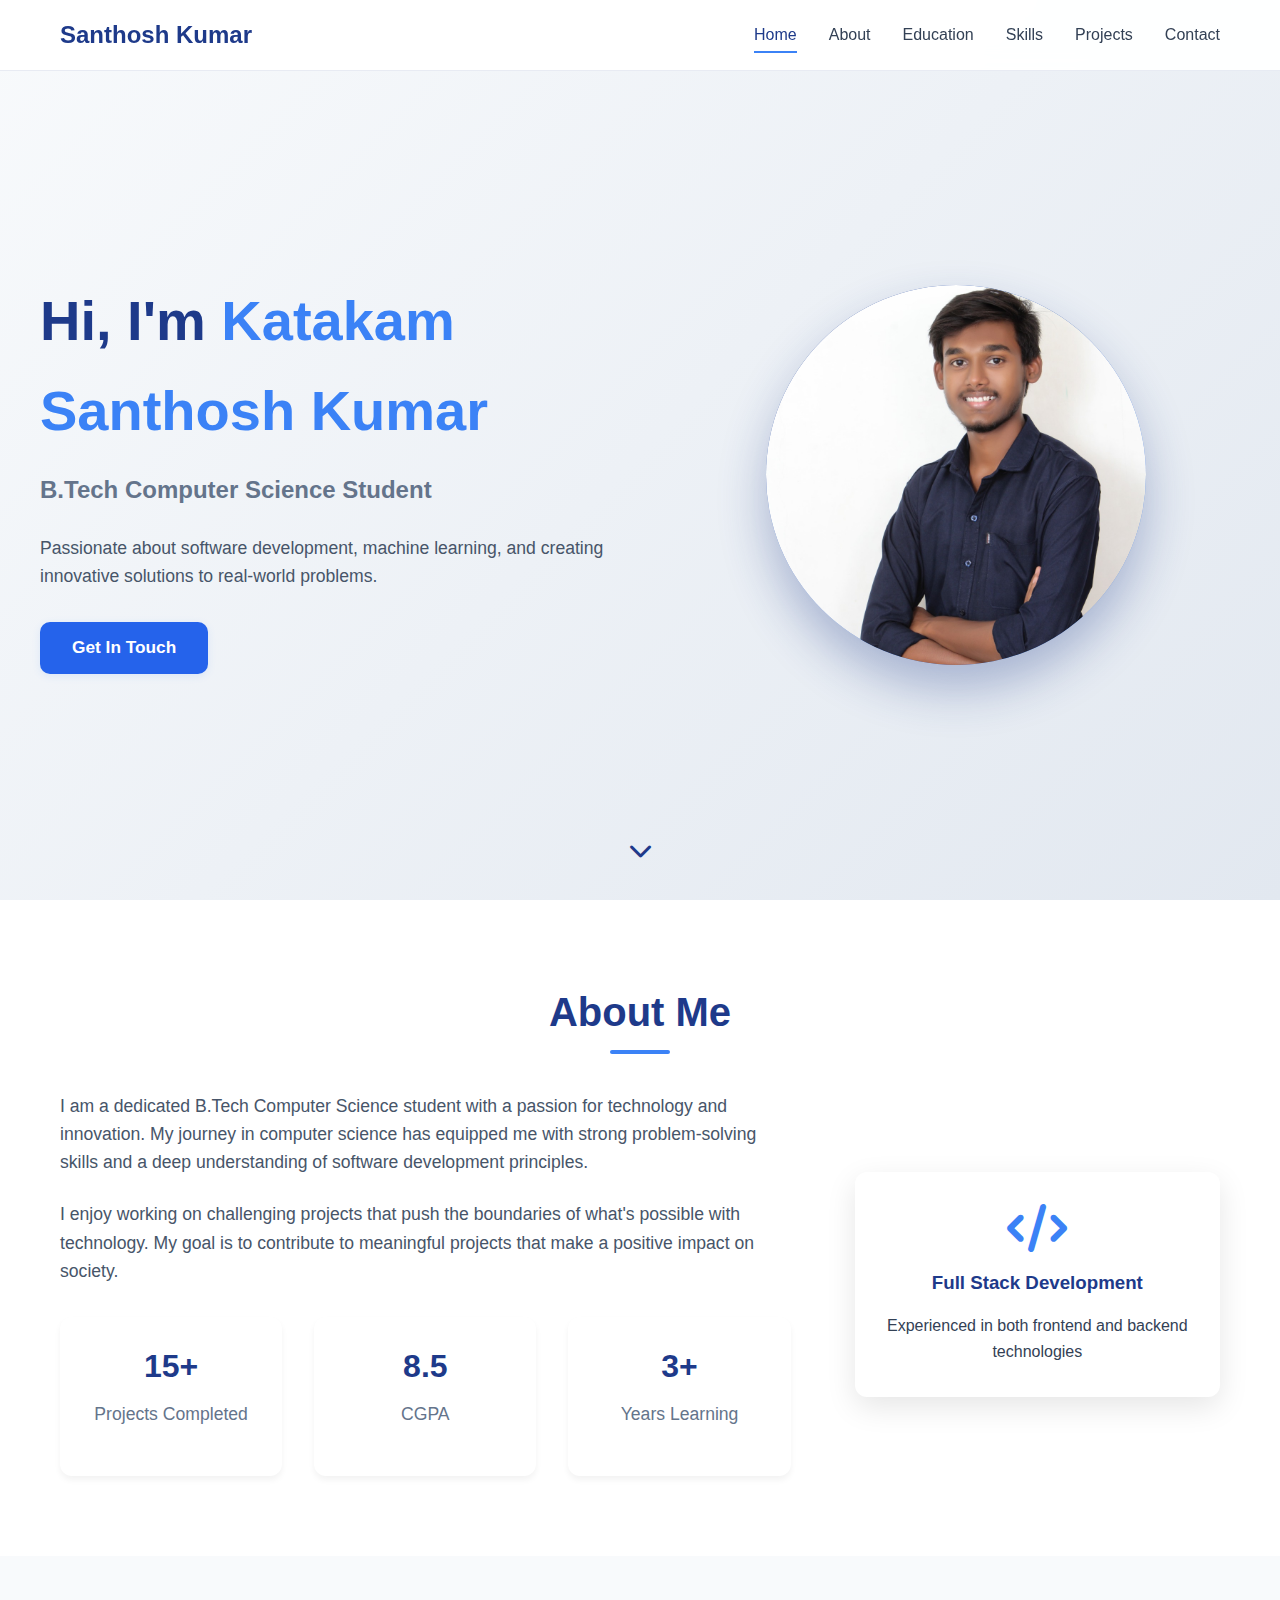
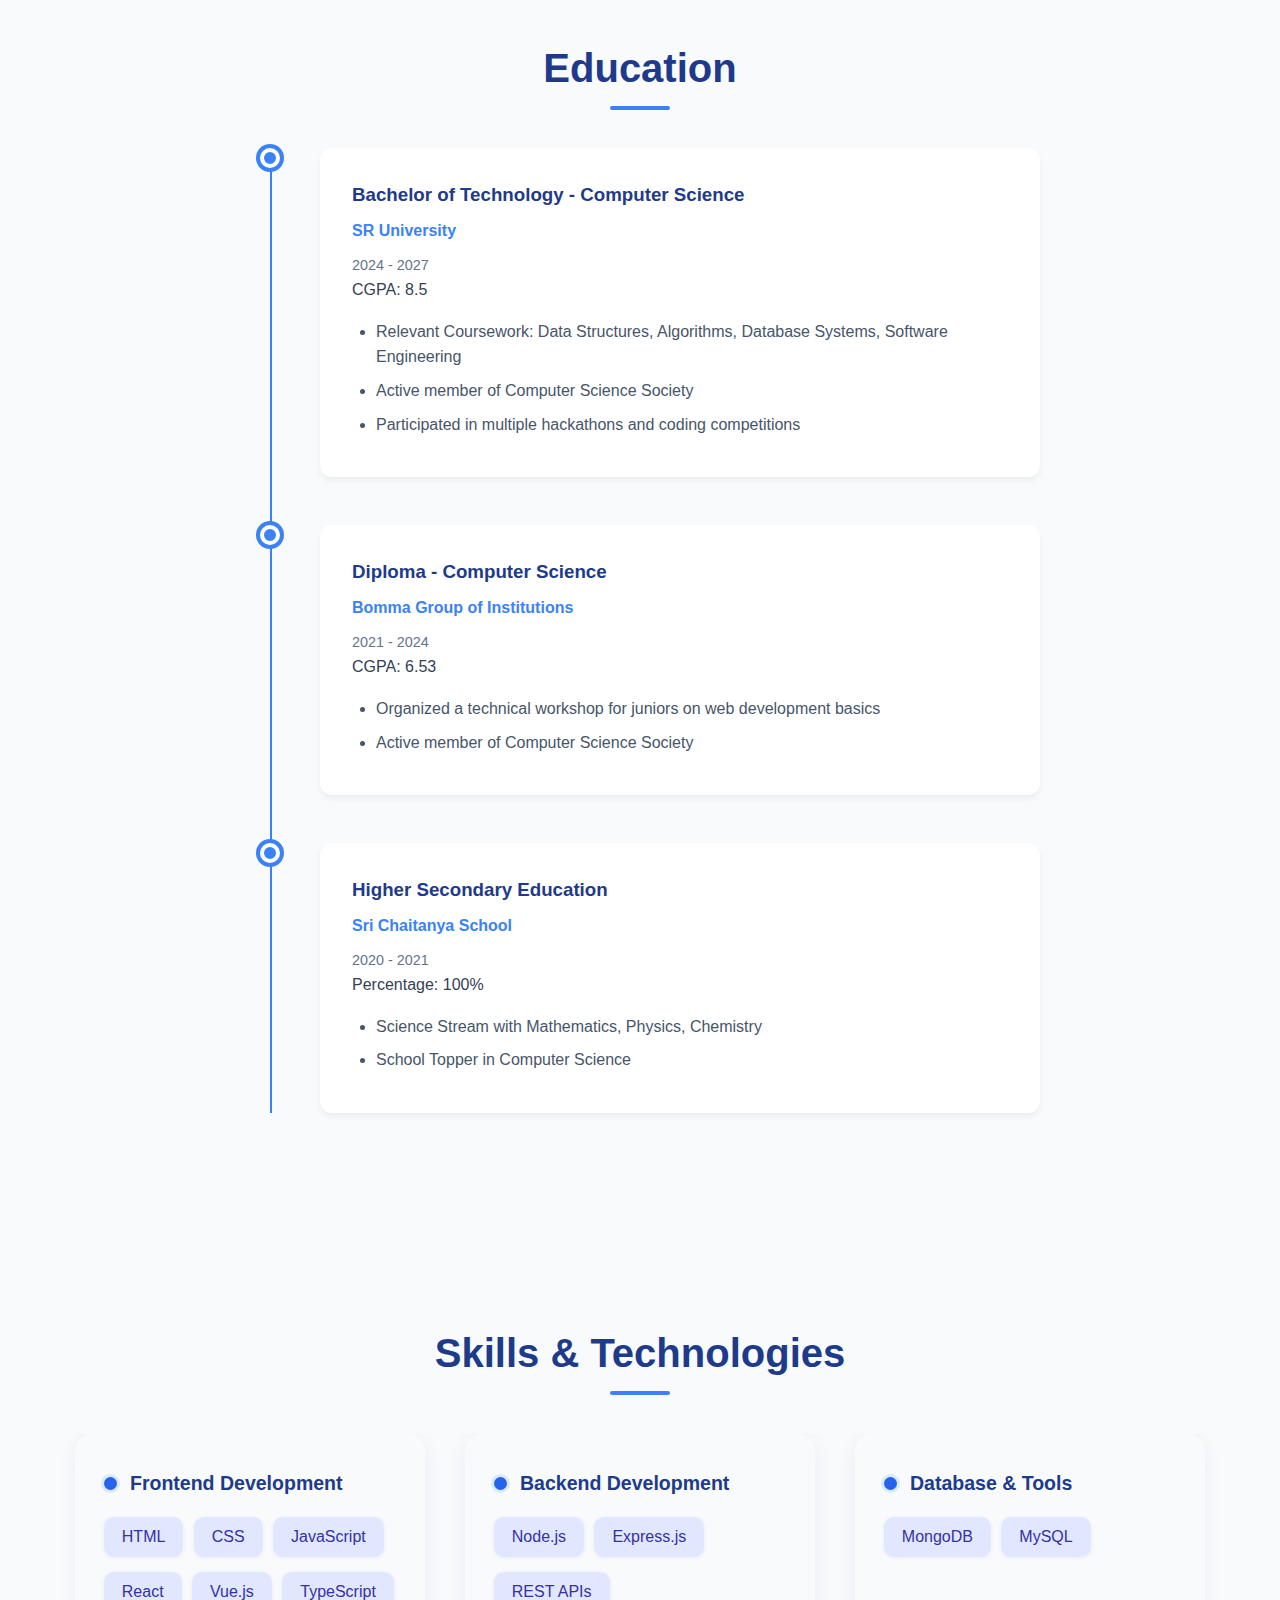
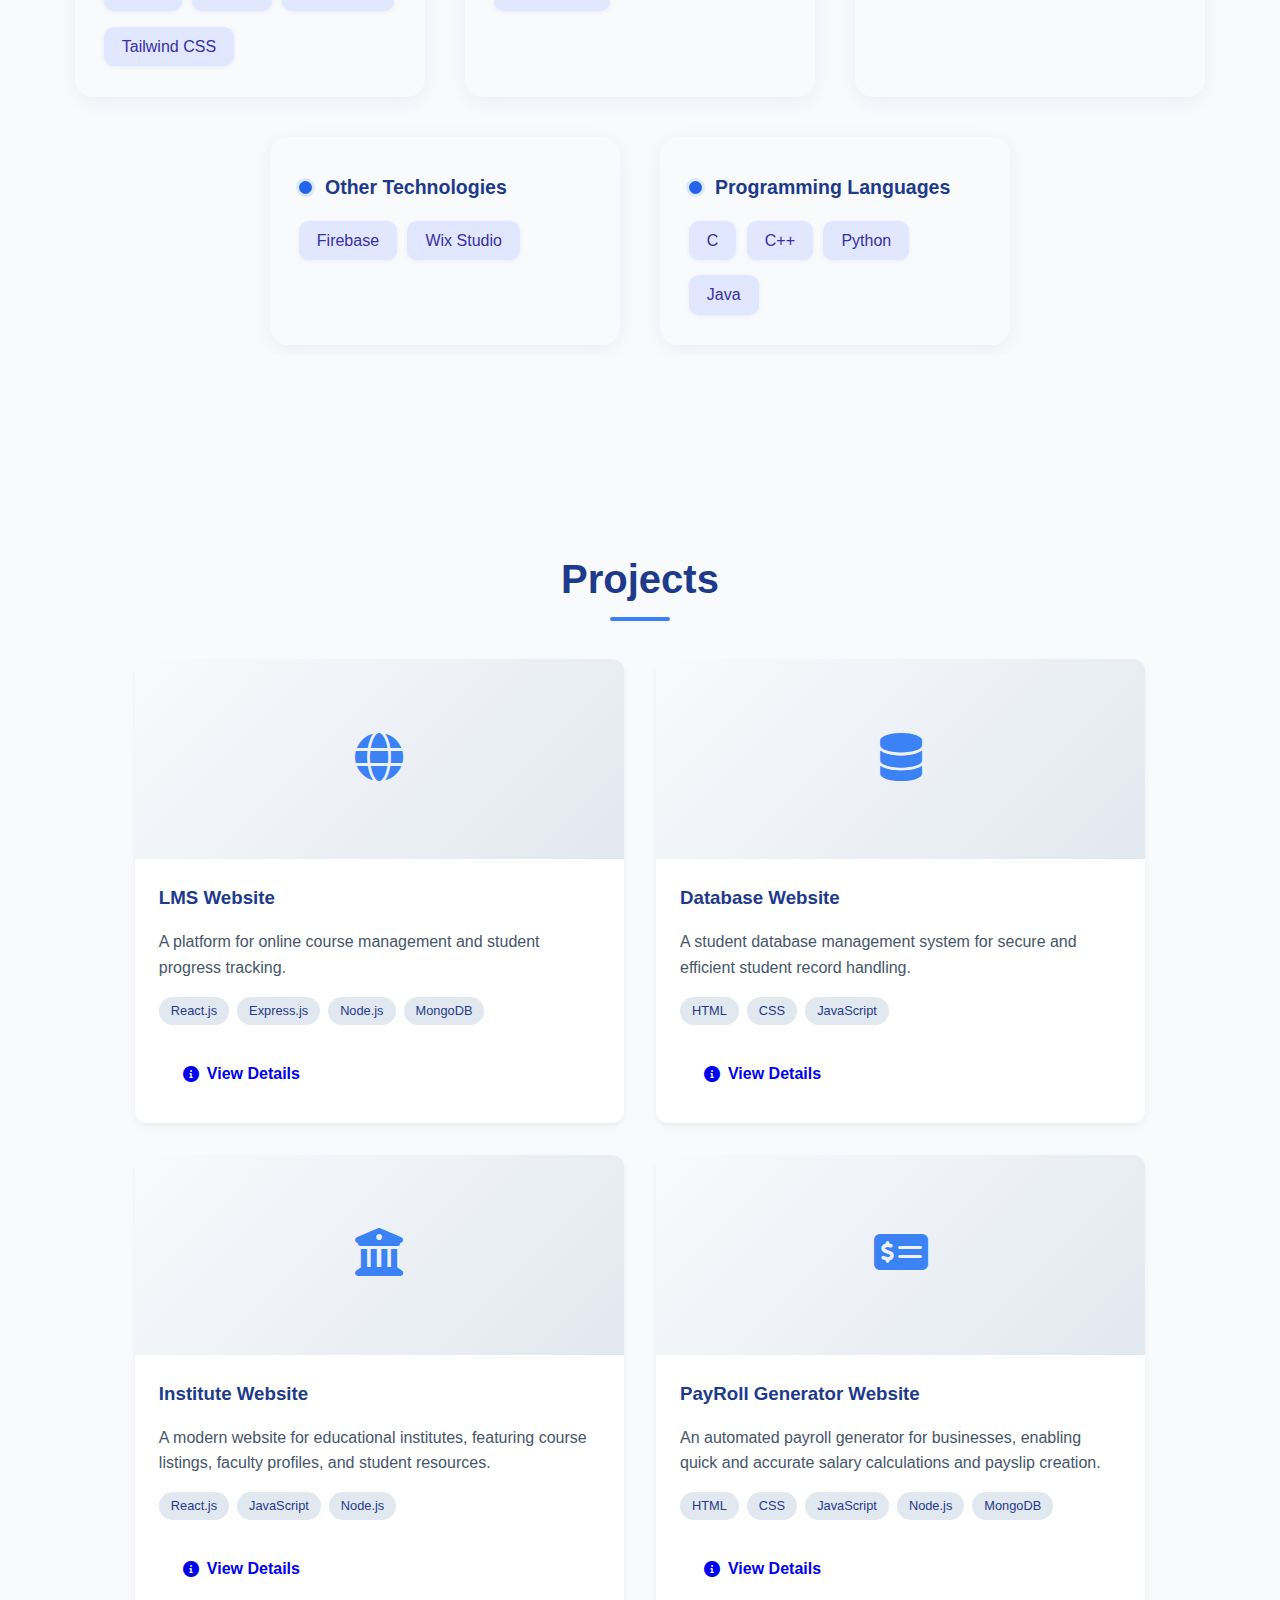
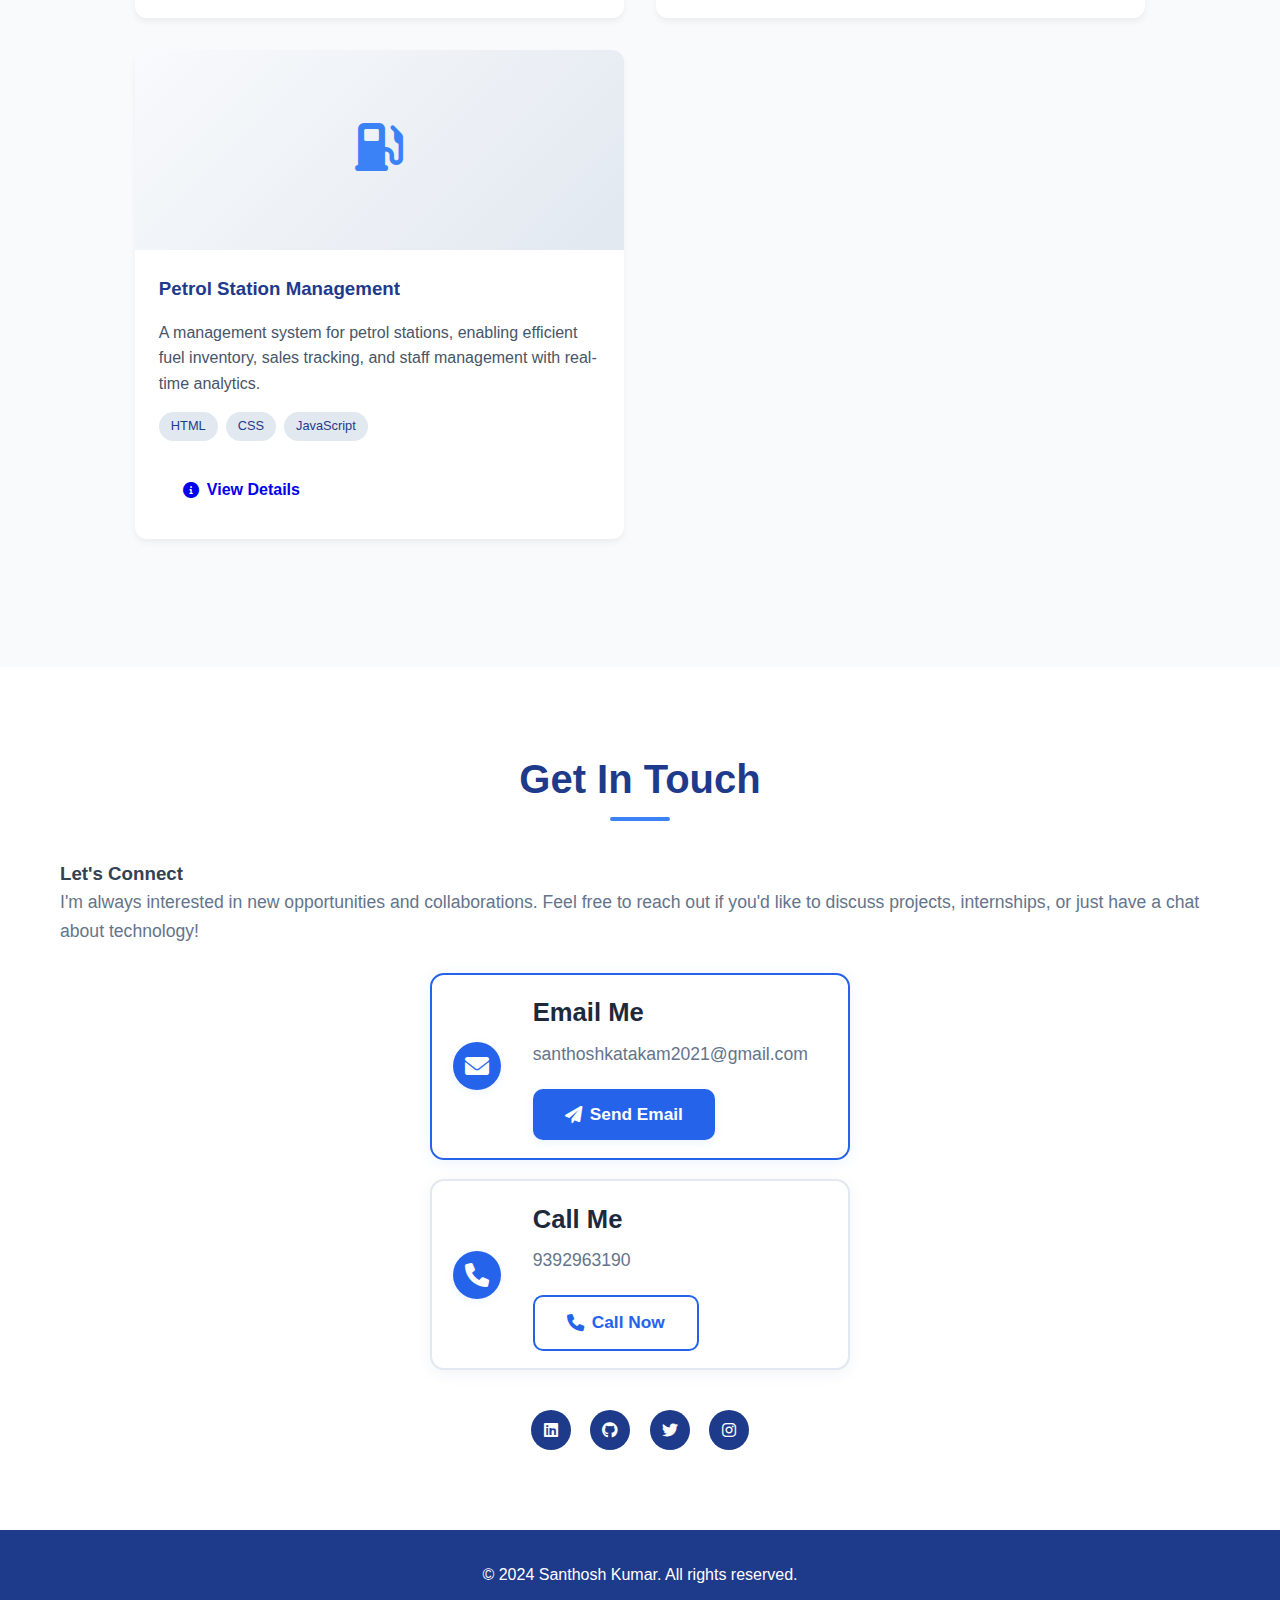
<file: index.html>
<!DOCTYPE html>
<html lang="en">
<head>
    <meta charset="UTF-8">
    <meta name="viewport" content="width=device-width, initial-scale=1.0">
    <title>Santhosh Kumar - Portfolio</title>
    <link rel="stylesheet" href="css/style.css">
    <link href="https://cdnjs.cloudflare.com/ajax/libs/font-awesome/6.0.0/css/all.min.css" rel="stylesheet">
</head>
<body>
    <!-- Navigation -->
    <nav class="navbar" id="navbar">
        <div class="nav-container">
            <div class="nav-logo">
                <a href="#home">Santhosh Kumar</a>
            </div>
            <div class="nav-menu" id="nav-menu">
                <a href="#home" class="nav-link active">Home</a>
                <a href="#about" class="nav-link">About</a>
                <a href="#education" class="nav-link">Education</a>
                <a href="#skills" class="nav-link">Skills</a>
                <a href="#projects" class="nav-link">Projects</a>
                <a href="#contact" class="nav-link">Contact</a>
            </div>
            <div class="nav-toggle" id="nav-toggle">
                <span class="bar"></span>
                <span class="bar"></span>
                <span class="bar"></span>
            </div>
        </div>
    </nav>

    <!-- Home Section -->
    <section id="home" class="hero">
        <div class="hero-content">
            <div class="hero-text">
                <h1>Hi, I'm <span class="highlight">Katakam Santhosh Kumar</span></h1>
                <h2>B.Tech Computer Science Student</h2>
                <p>Passionate about software development, machine learning, and creating innovative solutions to real-world problems.</p>
                <div class="hero-buttons">
                    <a href="#contact" class="btn btn-primary">Get In Touch</a>
                    
                </div>
            </div>
            <div class="hero-image">
                <div class="profile-circle">
                    <img src="images/OF3.jpg" alt="Profile Photo" style="width: 100%; height: 100%; object-fit: cover; border-radius:50%;" />
                </div>
            </div>
        </div>
        <div class="scroll-indicator">
            <a href="#about">
                <i class="fas fa-chevron-down"></i>
            </a>
        </div>
    </section>

    <!-- About Section -->
    <section id="about" class="section">
        <div class="container"> 
            <h2 class="section-title">About Me</h2>
            <div class="about-content">
                <div class="about-text">
                    <p>I am a dedicated B.Tech Computer Science student with a passion for technology and innovation. My journey in computer science has equipped me with strong problem-solving skills and a deep understanding of software development principles.</p>
                    <p>I enjoy working on challenging projects that push the boundaries of what's possible with technology. My goal is to contribute to meaningful projects that make a positive impact on society.</p>
                    <div class="about-stats">
                        <div class="stat">
                            <h3>15+</h3>
                            <p>Projects Completed</p>
                        </div>
                        <div class="stat">
                            <h3>8.5</h3>
                            <p>CGPA</p>
                        </div>
                        <div class="stat">
                            <h3>3+</h3>
                            <p> Years Learning</p>
                        </div>
                    </div>
                </div>
                <div class="about-image">
                    <div class="about-card">
                        <i class="fas fa-code"></i>
                        <h3>Full Stack Development</h3>
                        <p>Experienced in both frontend and backend technologies</p>
                    </div>
                </div>
            </div>
        </div>
    </section>

    <!-- Education Section -->
    <section id="education" class="section bg-light">
        <div class="container">
            <h2 class="section-title">Education</h2>
            <div class="education-timeline">
                <div class="timeline-item">
                    <div class="timeline-dot"></div>
                    <div class="timeline-content">
                        <h3>Bachelor of Technology - Computer Science</h3>
                        <h4>SR University</h4>
                        <span class="timeline-date">2024 - 2027</span>
                        <p>CGPA: 8.5</p>
                        <ul>
                            <li>Relevant Coursework: Data Structures, Algorithms, Database Systems, Software Engineering</li>
                            <li>Active member of Computer Science Society</li>
                            <li>Participated in multiple hackathons and coding competitions</li>
                        </ul>
                    </div>
                </div>
                <div class="timeline-item">
                    <div class="timeline-dot"></div>
                    <div class="timeline-content">
                        <h3>Diploma - Computer Science</h3>
                        <h4>Bomma Group of Institutions</h4>
                        <span class="timeline-date">2021 - 2024</span>
                        <p>CGPA: 6.53</p>
                        <ul>
                            <li>Organized a technical workshop for juniors on web development basics</li>
                            <li>Active member of Computer Science Society</li>
                    </div>
                </div>
                <div class="timeline-item">
                    <div class="timeline-dot"></div>
                    <div class="timeline-content">
                        <h3>Higher Secondary Education</h3>
                        <h4>Sri Chaitanya School</h4>
                        <span class="timeline-date">2020 - 2021</span>
                        <p>Percentage: 100%</p>
                        <ul>
                            <li>Science Stream with Mathematics, Physics, Chemistry</li>
                            <li>School Topper in Computer Science</li>
                        </ul>
                    </div>
                </div>
            </div>
        </div>
    </section>


        <section id="skills" class="section bg-light">
            <div class="container">
                <h2 class="section-title">Skills & Technologies</h2>
                <div class="skills-tech-row">
                <!-- Frontend -->
                <div class="skills-tech-card">
                    <div class="skills-tech-title"><span class="skills-dot"></span> Frontend Development</div>
                    <div class="skills-tags">
                        <span class="skills-tag">HTML</span>
                        <span class="skills-tag">CSS</span>
                        <span class="skills-tag">JavaScript</span>
                        <span class="skills-tag">React</span>
                        <span class="skills-tag">Vue.js</span>
                        <span class="skills-tag">TypeScript</span>
                        <span class="skills-tag">Tailwind CSS</span>
                    </div>
                </div>
                <!-- Backend -->
                <div class="skills-tech-card">
                    <div class="skills-tech-title"><span class="skills-dot"></span> Backend Development</div>
                    <div class="skills-tags">
                        <span class="skills-tag">Node.js</span>
                        <span class="skills-tag">Express.js</span>
                        <span class="skills-tag">REST APIs</span>
                    </div>
                </div>
                <!-- Database & Tools -->
                <div class="skills-tech-card">
                    <div class="skills-tech-title"><span class="skills-dot"></span> Database & Tools</div>
                    <div class="skills-tags">
                        <span class="skills-tag">MongoDB</span>
                        <span class="skills-tag">MySQL</span>
                    </div>
                </div>
                <!-- Other Technologies -->
                <div class="skills-tech-card">
                    <div class="skills-tech-title"><span class="skills-dot"></span> Other Technologies</div>
                    <div class="skills-tags">
                        <span class="skills-tag">Firebase</span>
                        <span class="skills-tag">Wix Studio</span>
                    </div>
                </div>
                <!-- Programming Languages -->
                <div class="skills-tech-card">
                    <div class="skills-tech-title"><span class="skills-dot"></span> Programming Languages</div>
                    <div class="skills-tags">
                        <span class="skills-tag">C</span>
                        <span class="skills-tag">C++</span>
                        <span class="skills-tag">Python</span>
                        <span class="skills-tag">Java</span>
                    </div>
                </div>
            </div>
        </div>
    </section>
    <!-- Projects Section -->
    <section id="projects" class="section bg-light">
        <div class="container">
            <h2 class="section-title">Projects</h2>
            <div class="project-filters">
                <!--
                <button class="filter-btn active" data-filter="all">All</button>
                <button class="filter-btn" data-filter="web">Web Development</button>
                <button class="filter-btn" data-filter="mobile">Mobile Apps</button>
                <button class="filter-btn" data-filter="ml">Machine Learning</button>
            </div>
        -->
            <div class="projects-grid">
                <div class="project-card" data-category="web">
    <div class="project-image">
        <div class="project-placeholder">
            <i class="fas fa-globe"></i>
        </div>
    </div>
    <div class="project-content">
        <h3>LMS Website</h3>
        <p>A platform for online course management and student progress tracking.</p>
        <div class="project-tech">
            <span>React.js</span>
            <span>Express.js</span>
            <span>Node.js</span>
            <span>MongoDB</span>
        </div>
        <div class="project-links">
            <a href="lms.html" class="btn">
                <i class="fas fa-info-circle"></i> View Details
            </a>
        </div>
    </div>
</div>

<!-- Database Website Project Card -->
<div class="project-card" data-category="web">
    <div class="project-image">
        <div class="project-placeholder">
            <i class="fas fa-database"></i>
        </div>
    </div>
    <div class="project-content">
        <h3>Database Website</h3>
        <p>A student database management system for secure and efficient student record handling.</p>
        <div class="project-tech">
            <span>HTML</span>
            <span>CSS</span>
            <span>JavaScript</span>
        </div>
        <div class="project-links">
            <a href="db.html" class="btn">
                <i class="fas fa-info-circle"></i> View Details
            </a>
        </div>
    </div>
</div>

<!-- Institute Website Project Card -->
<div class="project-card" data-category="web">
    <div class="project-image">
        <div class="project-placeholder">
            <i class="fas fa-university"></i>
        </div>
    </div>
    <div class="project-content">
        <h3>Institute Website</h3>
        <p>A modern website for educational institutes, featuring course listings, faculty profiles, and student resources.</p>
        <div class="project-tech">
            <span>React.js</span>
            <span>JavaScript</span>
            <span>Node.js</span>
        </div>
        <div class="project-links">
            <a href="institue.html" class="btn">
                <i class="fas fa-info-circle"></i> View Details
            </a>
        </div>
    </div>
</div>

<!-- PayRoll Generator Website Project Card -->
<div class="project-card" data-category="web">
    <div class="project-image">
        <div class="project-placeholder">
            <i class="fas fa-money-check-alt"></i>
        </div>
    </div>
    <div class="project-content">
        <h3>PayRoll Generator Website</h3>
        <p>An automated payroll generator for businesses, enabling quick and accurate salary calculations and payslip creation.</p>
        <div class="project-tech">
            <span>HTML</span>
            <span>CSS</span>
            <span>JavaScript</span>
            <span>Node.js</span>
            <span>MongoDB</span>
        </div>
        <div class="project-links">
            <a href="payroll.html" class="btn">
                <i class="fas fa-info-circle"></i> View Details
            </a>
        </div>
    </div>
</div>

<!-- Petrol Station Management Project Card -->
<div class="project-card" data-category="web">
    <div class="project-image">
        <div class="project-placeholder">
            <i class="fas fa-gas-pump"></i>
        </div>
    </div>
    <div class="project-content">
        <h3>Petrol Station Management</h3>
        <p>A management system for petrol stations, enabling efficient fuel inventory, sales tracking, and staff management with real-time analytics.</p>
        <div class="project-tech">
            <span>HTML</span>
            <span>CSS</span>
            <span>JavaScript</span>
        </div>
        <div class="project-links">
            <a href="petrol.html" class="btn">
                <i class="fas fa-info-circle"></i> View Details
            </a>
        </div>
    </div>
</div>

            </div>
        </div>
    </section>

    <!-- Contact Section -->
    <section id="contact" class="section">
        <div class="container">
            <h2 class="section-title">Get In Touch</h2>
            <div class="contact-content">
                <div class="contact-info">
                    <h3>Let's Connect</h3>
                    <p>I'm always interested in new opportunities and collaborations. Feel free to reach out if you'd like to discuss projects, internships, or just have a chat about technology!</p>
                    <div class="contact-details">
                        <div class="contact-cards">
                            <div class="contact-card email-card">
                                <div class="contact-icon">
                                    <i class="fas fa-envelope"></i>
                                </div>
                                <div class="contact-info">
                                    <h2>Email Me</h2>
                                    <p>santhoshkatakam2021@gmail.com</p>
                                    <a href="mailto:santhoshkatakam2021@gmail.com" class="btn btn-primary">
                                        <i class="fas fa-paper-plane"></i> Send Email
                                    </a>
                                </div>
                            </div>
                            <div class="contact-card call-card">
                                <div class="contact-icon">
                                    <i class="fas fa-phone"></i>
                                </div>
                                <div class="contact-info">
                                    <h2>Call Me</h2>
                                    <p>9392963190</p>
                                    <a href="tel:+919392963190" class="btn btn-outline-primary">
                                        <i class="fas fa-phone"></i> Call Now
                                    </a>
                                </div>
                            </div>
                        </div>
                    </div>
                </div>
            </div>
            <div class="contact-social-row" style="display: flex; justify-content: center; gap: 1.2rem; margin-top: 1.5rem;">
                <a href="https://www.linkedin.com/in/santhosh-kumar-58b030300/" class="social-link" title="LinkedIn" target="_blank" rel="noopener noreferrer">
                    <i class="fab fa-linkedin"></i>
                </a>
                <a href="https://github.com/santhoshkatakam2021" class="social-link" title="GitHub" target="_blank" rel="noopener noreferrer">
                    <i class="fab fa-github"></i>
                </a>
                <a href="https://x.com/knowSanthoshle" class="social-link" title="Twitter" target="_blank" rel="noopener noreferrer">
                    <i class="fab fa-twitter"></i>
                </a>
                <a href="https://www.instagram.com/__santhoshxr___/" class="social-link" title="Instagram" target="_blank" rel="noopener noreferrer">
                    <i class="fab fa-instagram"></i>
                </a>
            </div>
        </div>
    </section>
<!-- ... -->
    <!-- Footer -->
    <footer class="footer">
        <div class="container">
            <p>&copy; 2024 Santhosh Kumar. All rights reserved.</p>
        </div>
    </footer>

    <!-- Project Details Modal -->
    <!-- Project Details Modal -->
<div id="project-modal" class="modal">
    <div class="modal-content">
        <span class="close-modal" id="close-modal">&times;</span>
        <div id="modal-body">
            <!-- Project details will be injected here -->
        </div>
    </div>

    <script type="module" src="js/script.js"></script>

</body>
</html>
</file>
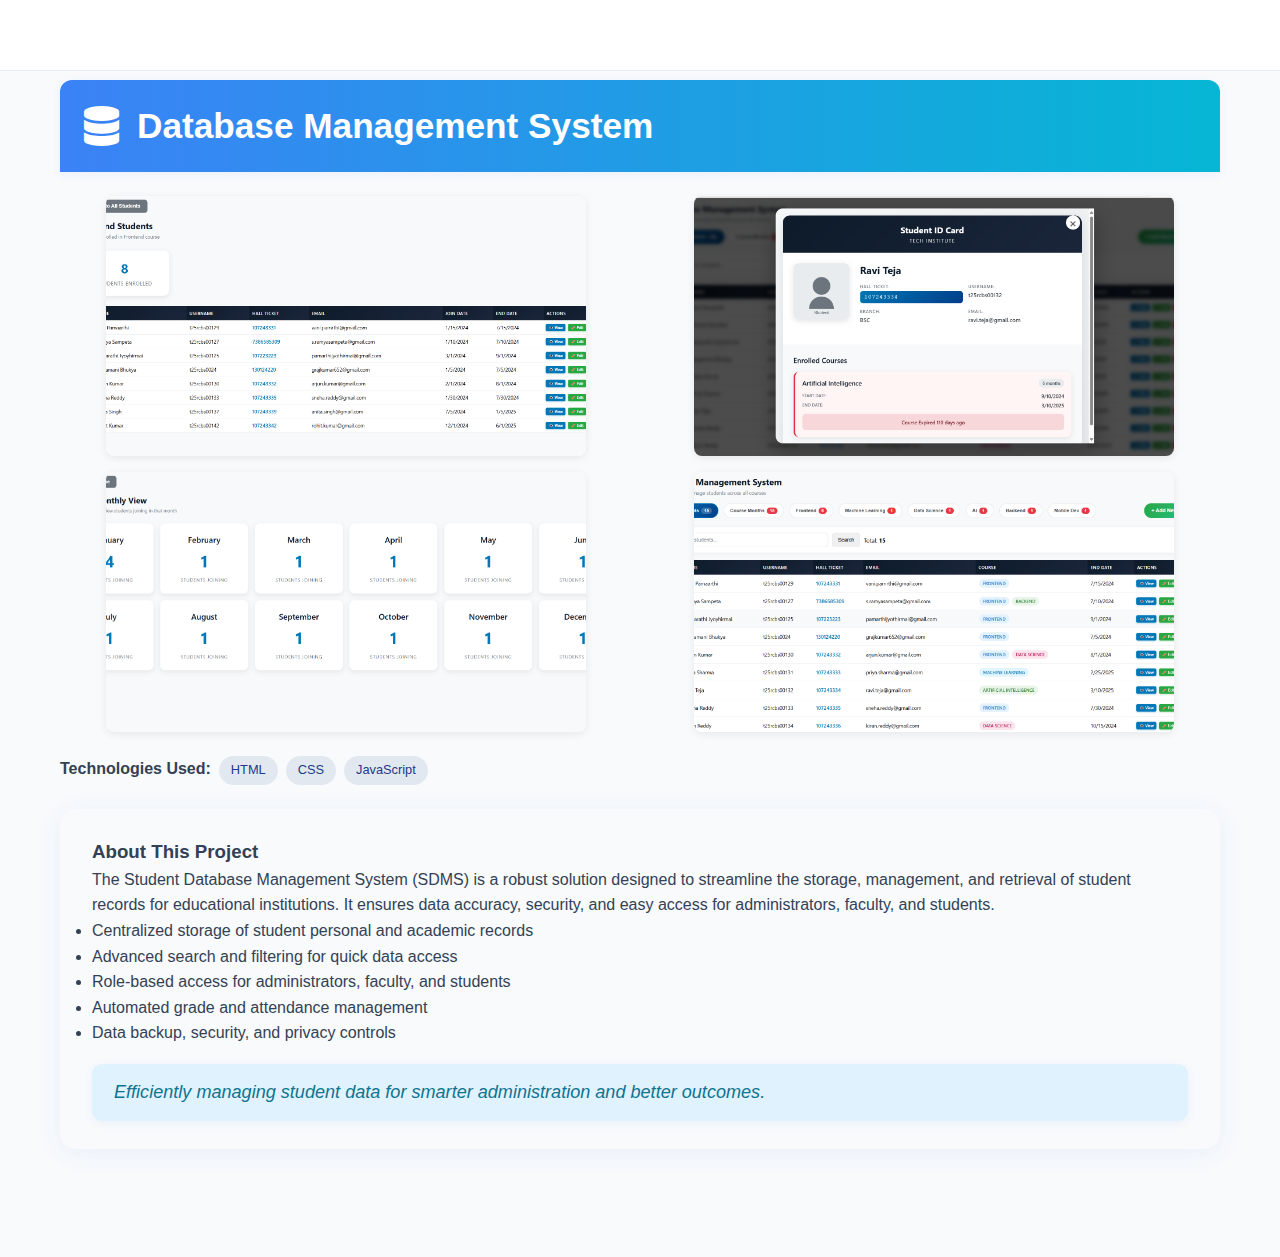
<file: db.html>
<!DOCTYPE html>
<html lang="en">
<head>
    <meta charset="UTF-8">
    <meta name="viewport" content="width=device-width, initial-scale=1.0">
    <title>Database Project - Project Details</title>
    <link rel="stylesheet" href="css/style.css">
    <link rel="stylesheet" href="https://cdnjs.cloudflare.com/ajax/libs/font-awesome/5.15.3/css/all.min.css">
</head>
<body>
    <nav class="navbar" id="navbar">
        <div class="nav-container">
            
        </div>
    </nav>
    <section id="project-details" class="section bg-light">
        <div class="container">
            <div class="project-details-card">
                
                <div class="project-header-unique">
    <i class="fas fa-database"></i>
    <h2>Database Management System</h2>
</div>
                <div class="project-screenshots-grid unique-project-gallery">
    <img src="images/5.png" class="screenshot-grid large-screenshot" alt="DB Screenshot 1">
    <img src="images/6.png" class="screenshot-grid large-screenshot" alt="DB Screenshot 2">
    <img src="images/8.png" class="screenshot-grid large-screenshot" alt="DB Screenshot 3">
    <img src="images/4.png" class="screenshot-grid large-screenshot" alt="Screenshot 4">

</div>
                <div class="project-tech">
                    <strong>Technologies Used:</strong>
                    <span>HTML</span>
                    <span>CSS</span>
                    <span>JavaScript</span>
                </div>
                <div class="project-description-unique">
    <h3>About This Project</h3>
    <p>
        The Student Database Management System (SDMS) is a robust solution designed to streamline the storage, management, and retrieval of student records for educational institutions. It ensures data accuracy, security, and easy access for administrators, faculty, and students.
    </p>
    <ul>
        <li>Centralized storage of student personal and academic records</li>
        <li>Advanced search and filtering for quick data access</li>
        <li>Role-based access for administrators, faculty, and students</li>
        <li>Automated grade and attendance management</li>
        <li>Data backup, security, and privacy controls</li>
    </ul>
    <blockquote class="desc-highlight">Efficiently managing student data for smarter administration and better outcomes.</blockquote>
</div>
            </div>
        </div>
    </section>
</body>
</html>
</file>
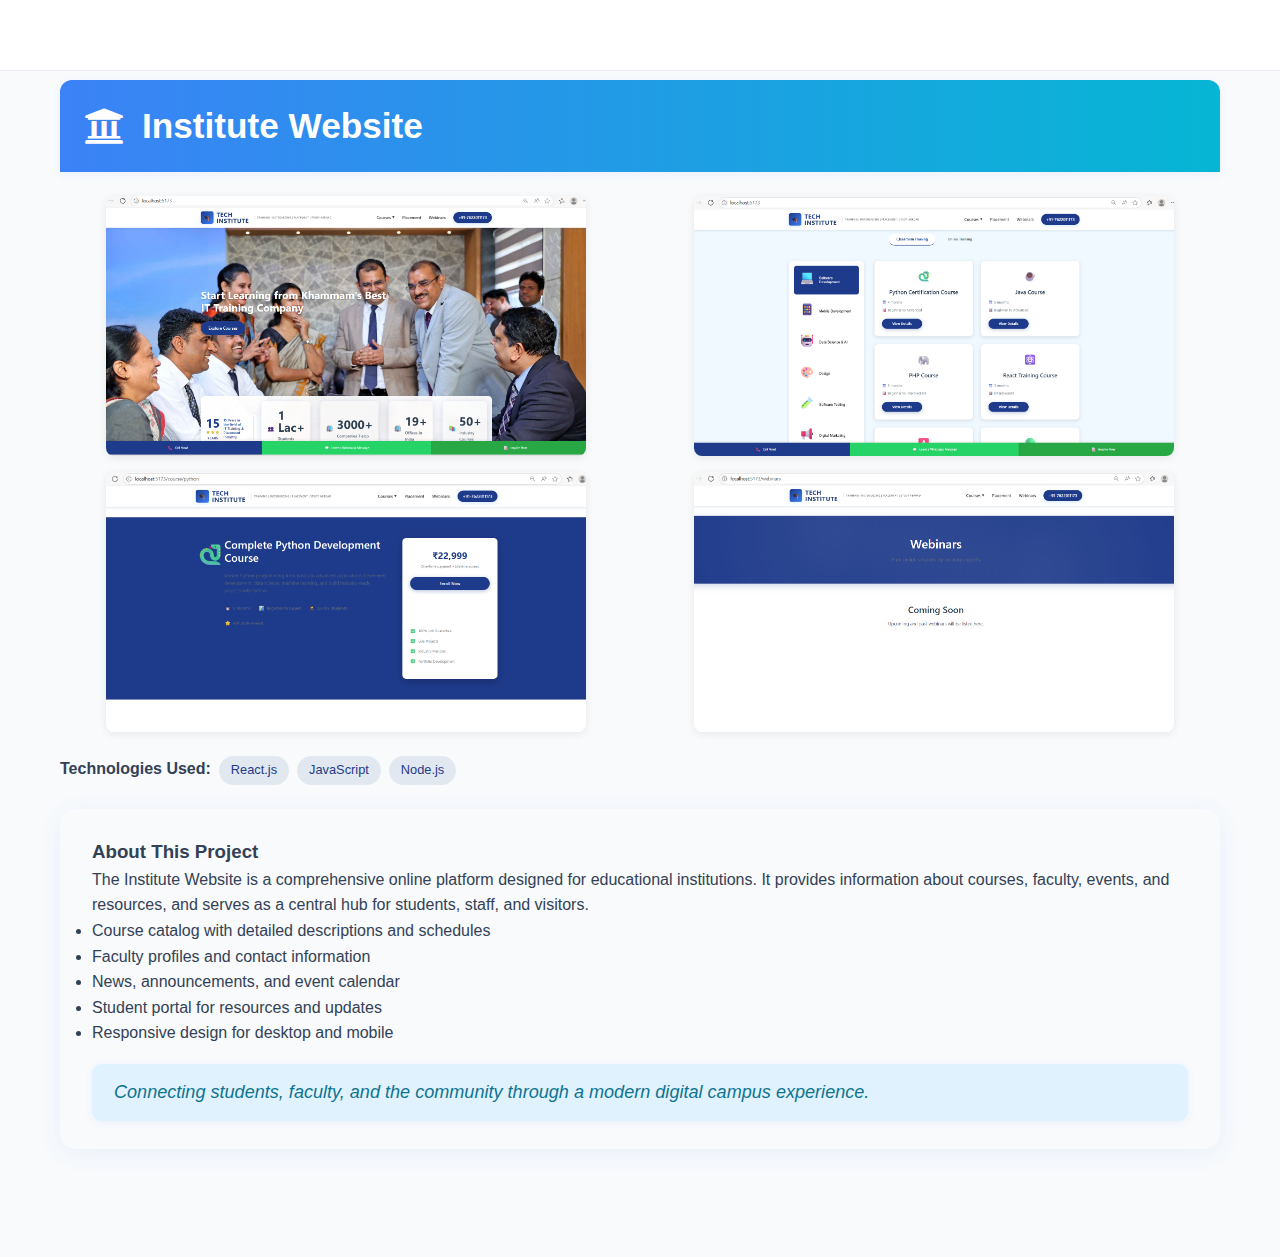
<file: institue.html>
<!DOCTYPE html>
<html lang="en">
<head>
    <meta charset="UTF-8">
    <meta name="viewport" content="width=device-width, initial-scale=1.0">
    <title>Institute Website - Project Details</title>
    <link rel="stylesheet" href="css/style.css">
    <link rel="stylesheet" href="https://cdnjs.cloudflare.com/ajax/libs/font-awesome/5.15.3/css/all.min.css">
</head>
<body>
    <nav class="navbar" id="navbar">
        <div class="nav-container">
            
        </div>
    </nav>
    <section id="project-details" class="section bg-light">
        <div class="container">
            <div class="project-details-card">
                
                <div class="project-header-unique">
    <i class="fas fa-university"></i>
    <h2>Institute Website</h2>
</div>
<div class="project-screenshots-grid unique-project-gallery">
    <img src="images/13.png" class="screenshot-grid large-screenshot" alt="Institute Screenshot 1">
    <img src="images/14.png" class="screenshot-grid large-screenshot" alt="Institute Screenshot 2">
    <img src="images/15.png" class="screenshot-grid large-screenshot" alt="Institute Screenshot 3">
    <img src="images/16.png" class="screenshot-grid large-screenshot" alt="Institute Screenshot 4">
</div>
<div class="project-tech">
    <strong>Technologies Used:</strong>
    <span>React.js</span>
    <span>JavaScript</span>
    <span>Node.js</span>
</div>
<div class="project-description-unique">
    <h3>About This Project</h3>
    <p>
        The Institute Website is a comprehensive online platform designed for educational institutions. It provides information about courses, faculty, events, and resources, and serves as a central hub for students, staff, and visitors.
    </p>
    <ul>
        <li>Course catalog with detailed descriptions and schedules</li>
        <li>Faculty profiles and contact information</li>
        <li>News, announcements, and event calendar</li>
        <li>Student portal for resources and updates</li>
        <li>Responsive design for desktop and mobile</li>
    </ul>
    <blockquote class="desc-highlight">Connecting students, faculty, and the community through a modern digital campus experience.</blockquote>
</div>


            </div>
        </div>
    </section>
</body>
</html>
</file>
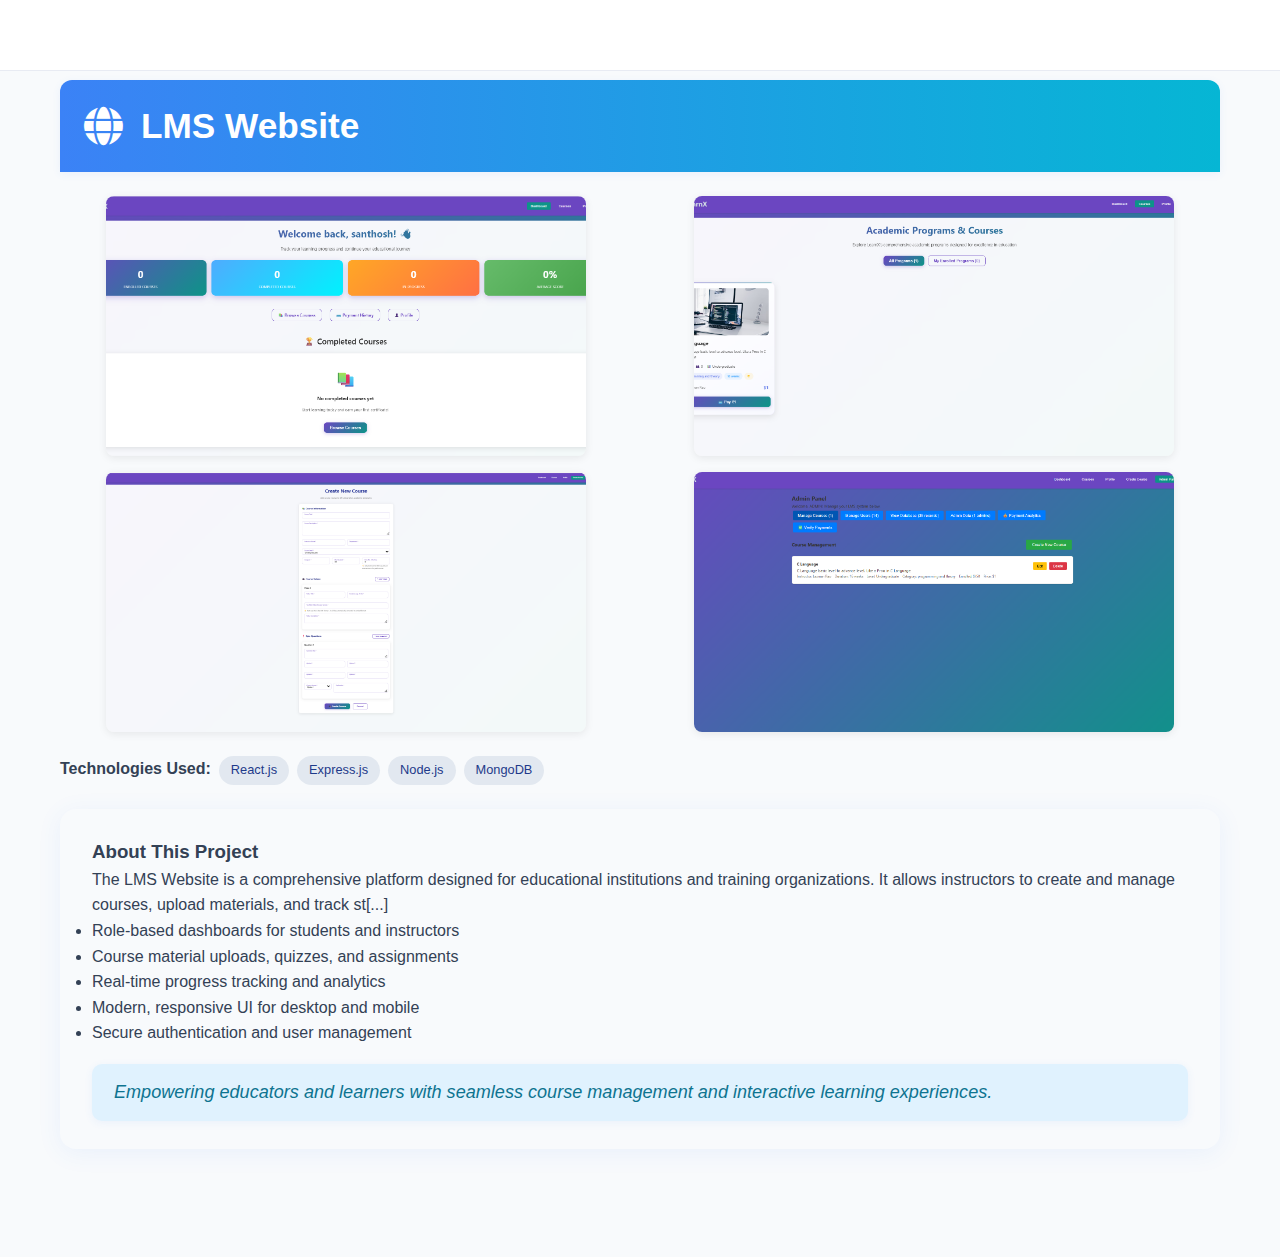
<file: lms.html>
<!DOCTYPE html>
<html lang="en">
<head>
    <meta charset="UTF-8">
    <meta name="viewport" content="width=device-width, initial-scale=1.0">
    <title>LMS Website - Project Details</title>
    <link rel="stylesheet" href="css/style.css">
    <link rel="stylesheet" href="https://cdnjs.cloudflare.com/ajax/libs/font-awesome/5.15.3/css/all.min.css">
</head>
<body>
    <nav class="navbar" id="navbar">
        <div class="nav-container">
            
        </div>
    </nav>
    <section id="project-details" class="section bg-light">
        <div class="container">
            <div class="project-details-card">
                
                <div class="project-header-unique">
    <i class="fas fa-globe"></i>
    <h2>LMS Website</h2>
</div>
                <div class="project-screenshots-grid unique-project-gallery">
    <img src="images/9.png" class="screenshot-grid large-screenshot" alt="LMS Screenshot 1">
    <img src="images/10.png" class="screenshot-grid large-screenshot" alt="LMS Screenshot 2">
    <img src="images/11.png" class="screenshot-grid large-screenshot" alt="LMS Screenshot 3">
    <img src="images/12.png" class="screenshot-grid large-screenshot" alt="LMS Screenshot 4">
</div>
                <div class="project-tech">
                    <strong>Technologies Used:</strong>
                    <span>React.js</span>
                    <span>Express.js</span>
                    <span>Node.js</span>
                    <span>MongoDB</span>
                </div>
                <div class="project-description-unique">
    <h3>About This Project</h3>
    <p>
        The LMS Website is a comprehensive platform designed for educational institutions and training organizations. It allows instructors to create and manage courses, upload materials, and track st[...]
    </p>
    <ul>
        <li>Role-based dashboards for students and instructors</li>
        <li>Course material uploads, quizzes, and assignments</li>
        <li>Real-time progress tracking and analytics</li>
        <li>Modern, responsive UI for desktop and mobile</li>
        <li>Secure authentication and user management</li>
    </ul>
    <blockquote class="desc-highlight">Empowering educators and learners with seamless course management and interactive learning experiences.</blockquote>
</div>


            </div>
        </div>
    </section>
</body>
</html>
</file>
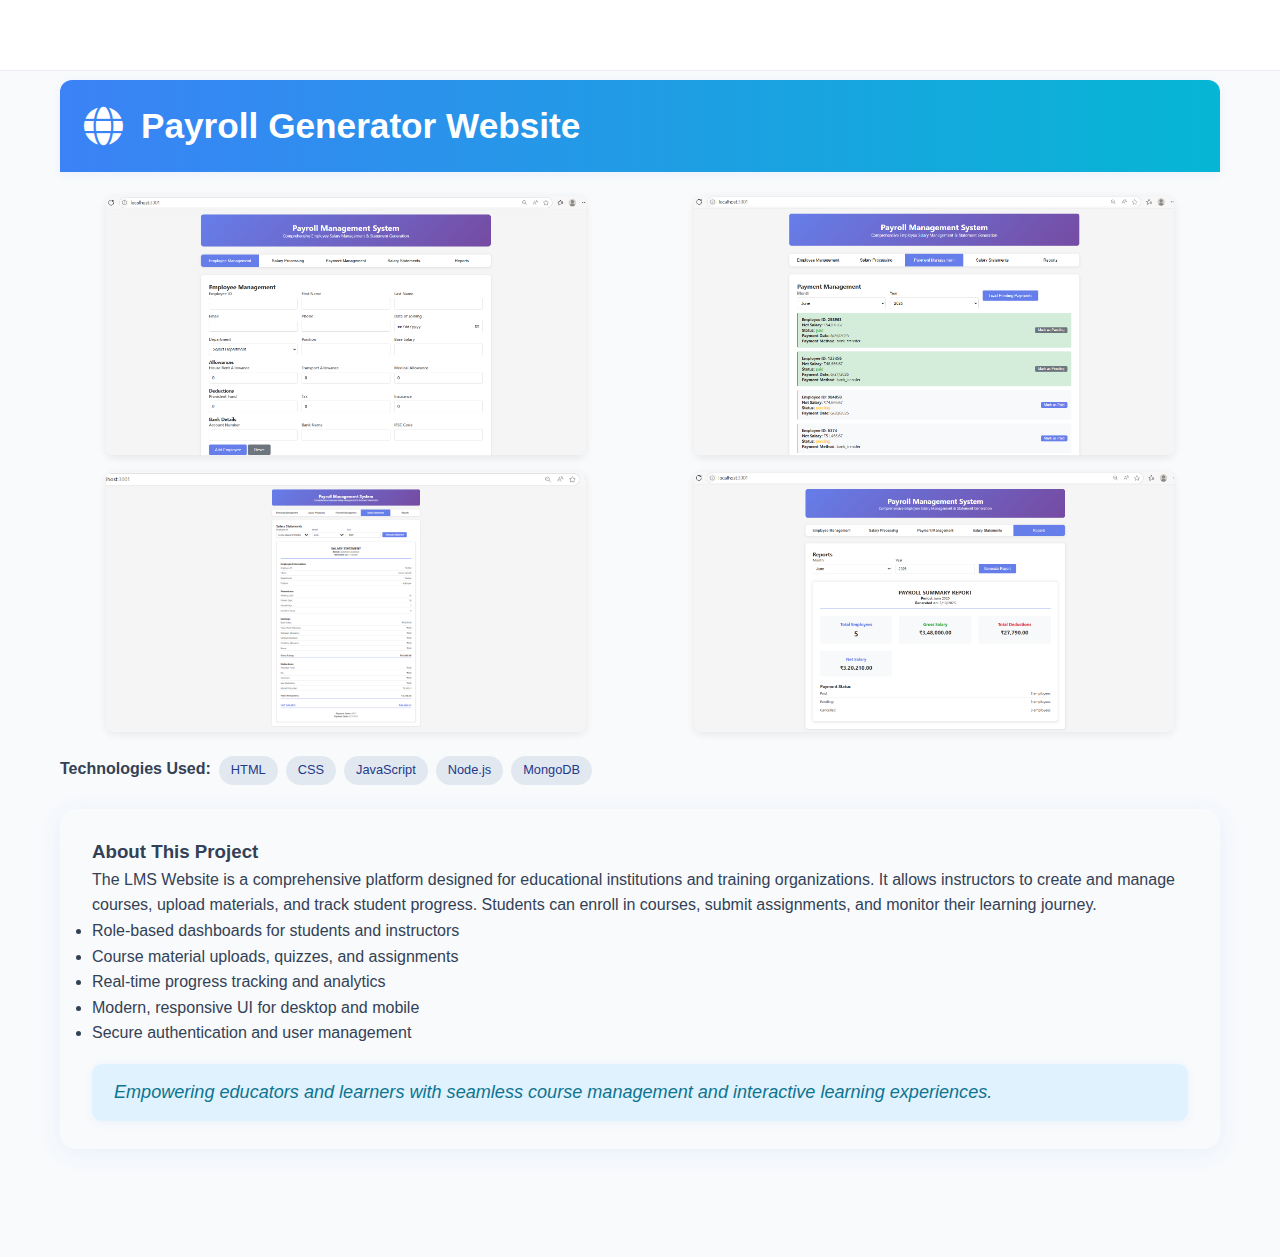
<file: payroll.html>
<!DOCTYPE html>
<html lang="en">
<head>
    <meta charset="UTF-8">
    <meta name="viewport" content="width=device-width, initial-scale=1.0">
    <title>Payroll Generator Website - Project Details</title>
    <link rel="stylesheet" href="css/style.css">
    <link rel="stylesheet" href="https://cdnjs.cloudflare.com/ajax/libs/font-awesome/5.15.3/css/all.min.css">
</head>
<body>
    <nav class="navbar" id="navbar">
        <div class="nav-container">
            
        </div>
    </nav>
    <section id="project-details" class="section bg-light">
        <div class="container">
            <div class="project-details-card">
                
                <div class="project-header-unique">
    <i class="fas fa-globe"></i>
    <h2>Payroll Generator Website</h2>
</div>
                <div class="project-screenshots-grid unique-project-gallery">
    <img src="images/17.png" class="screenshot-grid large-screenshot" alt="Payroll Screenshot 1">
    <img src="images/18.png" class="screenshot-grid large-screenshot" alt="Payroll Screenshot 2">
    <img src="images/19.png" class="screenshot-grid large-screenshot" alt="Payroll Screenshot 3">
    <img src="images/20.png" class="screenshot-grid large-screenshot" alt="Payroll Screenshot 4">
</div>
                <div class="project-tech">
                    <strong>Technologies Used:</strong>
                    <span>HTML</span>
                    <span>CSS</span>
                    <span>JavaScript</span>
                    <span>Node.js</span>
                    <span>MongoDB</span>
                </div>
                <div class="project-description-unique">
    <h3>About This Project</h3>
    <p>
        The LMS Website is a comprehensive platform designed for educational institutions and training organizations. It allows instructors to create and manage courses, upload materials, and track student progress. Students can enroll in courses, submit assignments, and monitor their learning journey.
    </p>
    <ul>
        <li>Role-based dashboards for students and instructors</li>
        <li>Course material uploads, quizzes, and assignments</li>
        <li>Real-time progress tracking and analytics</li>
        <li>Modern, responsive UI for desktop and mobile</li>
        <li>Secure authentication and user management</li>
    </ul>
    <blockquote class="desc-highlight">Empowering educators and learners with seamless course management and interactive learning experiences.</blockquote>
</div>

            </div>
        </div>
    </section>
</body>
</html>
</file>
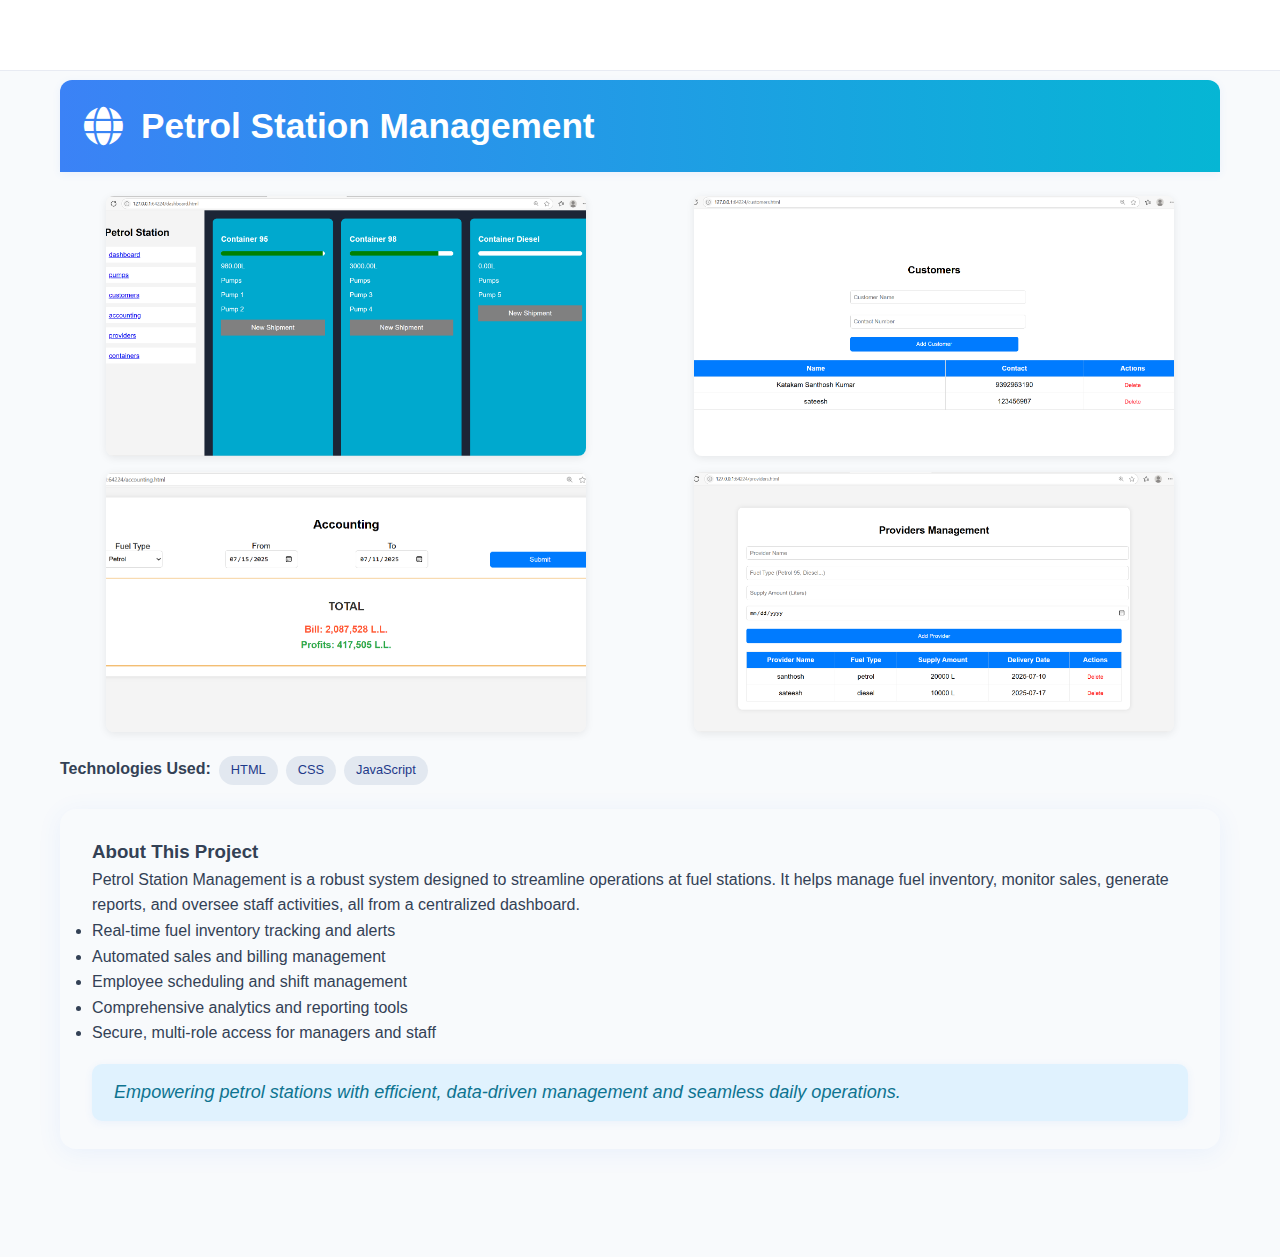
<file: petrol.html>
<!DOCTYPE html>
<html lang="en">
<head>
    <meta charset="UTF-8">
    <meta name="viewport" content="width=device-width, initial-scale=1.0">
    <title>Petrol Station Management - Project Details</title>
    <link rel="stylesheet" href="css/style.css">
    <link rel="stylesheet" href="https://cdnjs.cloudflare.com/ajax/libs/font-awesome/5.15.3/css/all.min.css">
</head>
<body>
    <nav class="navbar" id="navbar">
        <div class="nav-container">
            
        </div>
    </nav>
    <section id="project-details" class="section bg-light">
        <div class="container">
            <div class="project-details-card">
                
                <div class="project-header-unique">
    <i class="fas fa-globe"></i>
    <h2>Petrol Station Management</h2>
</div>
                <div class="project-screenshots-grid unique-project-gallery">
    <img src="images/21.png" class="screenshot-grid large-screenshot" alt="Petrol Station Screenshot 1">
    <img src="images/22.png" class="screenshot-grid large-screenshot" alt="Petrol Station Screenshot 2">
    <img src="images/23.png" class="screenshot-grid large-screenshot" alt="Petrol Station Screenshot 3">
    <img src="images/24.png" class="screenshot-grid large-screenshot" alt="Petrol Station Screenshot 4">

</div>
                <div class="project-tech">
                    <strong>Technologies Used:</strong>
                    <span>HTML</span>
                    <span>CSS</span>
                    <span>JavaScript</span>
                </div>
                <div class="project-description-unique">
    <h3>About This Project</h3>
    <p>
        Petrol Station Management is a robust system designed to streamline operations at fuel stations. It helps manage fuel inventory, monitor sales, generate reports, and oversee staff activities, all from a centralized dashboard.
    </p>
    <ul>
        <li>Real-time fuel inventory tracking and alerts</li>
        <li>Automated sales and billing management</li>
        <li>Employee scheduling and shift management</li>
        <li>Comprehensive analytics and reporting tools</li>
        <li>Secure, multi-role access for managers and staff</li>
    </ul>
    <blockquote class="desc-highlight">Empowering petrol stations with efficient, data-driven management and seamless daily operations.</blockquote>
</div>

            </div>
        </div>
    </section>
</body>
</html>
</file>
<file: css/style.css>
/* Reset and Base Styles */

/* Project screenshots grid for project details pages */
.project-header-unique {
    display: flex;
    align-items: center;
    gap: 18px;
    background: linear-gradient(90deg, #3b82f6 0%, #06b6d4 100%);
    color: #fff;
    border-radius: 12px 12px 0 0;
    padding: 18px 24px;
    margin-bottom: 24px;
    box-shadow: 0 2px 8px rgba(59,130,246,0.08);
}
.project-header-unique i {
    font-size: 2.5rem;
}
.project-header-unique h2 {
    font-size: 2.2rem;
    font-weight: bold;
    margin: 0;
}
.unique-project-gallery {
    margin-bottom: 24px;
}
.large-screenshot {
    width: 350px;
    height: 260px;
    object-fit: cover;
    border-radius: 16px;
    box-shadow: 0 4px 16px rgba(59,130,246,0.13);
    background: #fff;
    margin-bottom: 0;
    display: block;
    margin-left: auto;
    margin-right: auto;
    border: none;
}
.project-screenshots-grid {
    display: grid;
    grid-template-columns: repeat(2, 1fr);
    gap: 32px;
    justify-items: center;
    align-items: center;
    margin: 32px 0;
    background: none;
}
@media (max-width: 900px) {
    .large-screenshot {
        width: 100%;
        height: 180px;
    }
    .project-screenshots-grid {
        grid-template-columns: 1fr;
        gap: 24px;
    }
}

.project-video-full {
    margin: 32px 0 24px 0;
    text-align: center;
}
.video-responsive {
    position: relative;
    width: 100%;
    max-width: 900px;
    margin: 0 auto;
    padding-bottom: 56.25%; /* 16:9 aspect ratio */
    height: 0;
    overflow: hidden;
    border-radius: 16px;
    box-shadow: 0 4px 24px rgba(59,130,246,0.09);
}
.video-responsive iframe {
    position: absolute;
    top: 0;
    left: 0;
    width: 100%;
    height: 100%;
    border-radius: 16px;
}

.project-description-unique {
    background: #f8fafc;
    border-radius: 16px;
    padding: 28px 32px;
    margin-bottom: 28px;
    box-shadow: 0 4px 24px rgba(59,130,246,0.08);
    border: none;
}
.desc-highlight {
    color: #0e7490;
    background: #e0f2fe;
    border-radius: 10px;
    padding: 14px 22px;
    margin: 18px 0 0 0;
    font-style: italic;
    font-size: 1.13rem;
    border: none;
    box-shadow: 0 2px 8px rgba(59,130,246,0.07);
}

.project-screenshots-grid {
    display: grid;
    grid-template-columns: repeat(2, 1fr);
    gap: 16px;
    margin: 24px 0;
}
.screenshot-grid {
    width: 100%;
    max-width: 480px;
    border-radius: 8px;
    box-shadow: 0 2px 8px rgba(0,0,0,0.08);
    object-fit: cover;
    background: #f9f9f9;
}
@media (max-width: 600px) {
    .project-screenshots-grid {
        grid-template-columns: 1fr;
    }
    .screenshot-grid {
        max-width: 100%;
    }
}


.skills-tech-row {
    display: flex;
    flex-direction: row;
    gap: 24px;
    flex-wrap: nowrap;
    justify-content: flex-start;
    align-items: stretch;
    margin-bottom: 32px;
    overflow-x: auto;
    padding-bottom: 10px;
    /* Remove centering if any */
}

.skills-tech-card {
    min-width: 280px;
    flex: 0 0 auto;
}

* {
    margin: 0;
    padding: 0;
    box-sizing: border-box;
}

html {
    scroll-behavior: smooth;
}

body {
    font-family: 'Segoe UI', Tahoma, Geneva, Verdana, sans-serif;
    line-height: 1.6;
    color: #334155;
    background-color: #ffffff;
}

.container {
    max-width: 1200px;
    margin: 0 auto;
    padding: 0 20px;
}

/* Navigation */
.navbar {
    position: fixed;
    top: 0;
    width: 100%;
    background: rgba(255, 255, 255, 0.95);
    backdrop-filter: blur(10px);
    z-index: 1000;
    transition: all 0.3s ease;
    border-bottom: 1px solid rgba(30, 58, 138, 0.1);
}

.nav-container {
    max-width: 1200px;
    margin: 0 auto;
    padding: 0 20px;
    display: flex;
    justify-content: space-between;
    align-items: center;
    height: 70px;
}

.nav-logo a {
    font-size: 1.5rem;
    font-weight: bold;
    color: #1e3a8a;
    text-decoration: none;
}

.nav-menu {
    display: flex;
    gap: 2rem;
}

.nav-link {
    color: #334155;
    text-decoration: none;
    font-weight: 500;
    transition: color 0.3s ease;
    position: relative;
}

.nav-link:hover,
.nav-link.active {
    color: #1e3a8a;
}

.nav-link.active::after {
    content: '';
    position: absolute;
    bottom: -5px;
    left: 0;
    width: 100%;
    height: 2px;
    background: #3b82f6;
}

.nav-toggle {
    display: none;
    flex-direction: column;
    cursor: pointer;
}

.bar {
    width: 25px;
    height: 3px;
    background: #1e3a8a;
    margin: 3px 0;
    transition: 0.3s;
}

/* Hero Section */
.hero {
    min-height: 100vh;
    display: flex;
    align-items: center;
    justify-content: center;
    background: linear-gradient(135deg, #f8fafc 0%, #e2e8f0 100%);
    padding: 100px 20px 50px;
    position: relative;
}

.hero-content {
    max-width: 1200px;
    display: grid;
    grid-template-columns: 1fr 1fr;
    gap: 4rem;
    align-items: center;
}

.hero-text h1 {
    font-size: 3.5rem;
    font-weight: bold;
    margin-bottom: 1rem;
    color: #1e3a8a;
}

.highlight {
    color: #3b82f6;
}

.hero-text h2 {
    font-size: 1.5rem;
    color: #64748b;
    margin-bottom: 1.5rem;
}

.hero-text p {
    font-size: 1.1rem;
    margin-bottom: 2rem;
    color: #475569;
}

.hero-buttons {
    display: flex;
    gap: 1rem;
    flex-wrap: wrap;
}

.btn {
    padding: 12px 24px;
    border: none;
    border-radius: 8px;
    font-size: 1rem;
    font-weight: 600;
    cursor: pointer;
    text-decoration: none;
    display: inline-flex;
    align-items: center;
    gap: 8px;
    transition: all 0.3s ease;
}

.btn-primary {
    background: #1e3a8a;
    color: white;
}

.btn-primary:hover {
    background: #1e40af;
    transform: translateY(-2px);
}

.btn-secondary {
    background: transparent;
    color: #1e3a8a;
    border: 2px solid #1e3a8a;
}

.btn-secondary:hover {
    background: #1e3a8a;
    color: white;
    transform: translateY(-2px);
}

.hero-image {
    display: flex;
    justify-content: center;
    align-items: center;
}

.profile-circle {
    width: 380px;
    height: 380px;
    border-radius: 50%;
    background: linear-gradient(135deg, #1e3a8a, #3b82f6);
    display: flex;
    align-items: center;
    justify-content: center;
    font-size: 7.5rem;
    color: white;
    box-shadow: 0 24px 48px rgba(30, 58, 138, 0.32);
}

.scroll-indicator {
    position: absolute;
    bottom: 30px;
    left: 50%;
    transform: translateX(-50%);
    animation: bounce 2s infinite;
}

.scroll-indicator a {
    color: #1e3a8a;
    font-size: 1.5rem;
    text-decoration: none;
}

@keyframes bounce {
    0%, 20%, 50%, 80%, 100% {
        transform: translateX(-50%) translateY(0);
    }
    40% {
        transform: translateX(-50%) translateY(-10px);
    }
    60% {
        transform: translateX(-50%) translateY(-5px);
    }
}

/* Section Styles */
.section {
    padding: 80px 0;
}

.skills-tech-row {
    display: flex;
    flex-direction: row;
    gap: 2.5rem;
    justify-content: center;
    flex-wrap: wrap;
    margin-top: 2.5rem;
}

@media (max-width: 900px) {
    .skills-tech-row {
        flex-direction: column;
        align-items: center;
        gap: 1.5rem;
    }
}




.skills-tech-card {
    background: #f8fafc;
    border-radius: 18px;
    box-shadow: 0 4px 20px rgba(30,58,138,0.06);
    padding: 2.2rem 1.8rem 1.6rem 1.8rem;
    min-width: 250px;
    width: 100%;
    max-width: 350px;
    display: flex;
    flex-direction: column;
    align-items: flex-start;
    transition: box-shadow 0.2s, transform 0.2s;
}
.skills-tech-card:hover {
    box-shadow: 0 8px 32px rgba(30,58,138,0.13);
    transform: translateY(-6px) scale(1.025);
}

.skills-tech-title {
    font-weight: 700;
    font-size: 1.22rem;
    color: #1e3a8a;
    margin-bottom: 1.1rem;
    display: flex;
    align-items: center;
    gap: 0.7rem;
}

.skills-dot {
    display: inline-block;
    width: 13px;
    height: 13px;
    background: #2563eb;
    border-radius: 50%;
    margin-right: 2px;
    box-shadow: 0 0 0 3px #dbeafe;
}

.skills-tags {
    display: flex;
    flex-wrap: wrap;
    gap: 0.65rem;
}

.skills-tag {
    background: #e0e7ff;
    color: #3730a3;
    border-radius: 10px;
    padding: 7px 18px;
    font-size: 1rem;
    font-weight: 500;
    margin-bottom: 0.3rem;
    box-shadow: 0 1px 4px rgba(55,48,163,0.07);
    transition: background 0.2s, color 0.2s;
}
.skills-tag:hover {
    background: #3b82f6;
    color: #fff;
}

@media (max-width: 900px) {
    .skills-tech-grid {
        grid-template-columns: 1fr 1fr;
        gap: 1.5rem;
    }
}
@media (max-width: 600px) {
    .skills-tech-grid {
        grid-template-columns: 1fr;
        gap: 1.1rem;
    }
    .skills-tech-card {
        min-width: unset;
        max-width: 100%;
        padding: 1.3rem 1rem 1.1rem 1rem;
    }
    .skills-tech-title {
        font-size: 1.08rem;
    }
    .skills-tag {
        font-size: 0.98rem;
        padding: 6px 13px;
    }
}


.bg-light {
    background: #f8fafc;
}

.section-title {
    text-align: center;
    font-size: 2.5rem;
    color: #1e3a8a;
    margin-bottom: 3rem;
    position: relative;
}

.section-title::after {
    content: '';
    position: absolute;
    bottom: -10px;
    left: 50%;
    transform: translateX(-50%);
    width: 60px;
    height: 4px;
    background: #3b82f6;
    border-radius: 2px;
}

/* About Section */
.about-content {
    display: grid;
    grid-template-columns: 2fr 1fr;
    gap: 4rem;
    align-items: center;
}

.about-text p {
    font-size: 1.1rem;
    margin-bottom: 1.5rem;
    color: #475569;
}

.about-stats {
    display: grid;
    grid-template-columns: repeat(3, 1fr);
    gap: 2rem;
    margin-top: 2rem;
}

.stat {
    text-align: center;
    padding: 1.5rem;
    background: white;
    border-radius: 12px;
    box-shadow: 0 4px 6px rgba(0, 0, 0, 0.05);
}

.stat h3 {
    font-size: 2rem;
    color: #1e3a8a;
    margin-bottom: 0.5rem;
}

.stat p {
    color: #64748b;
    font-weight: 500;
}

.about-card {
    background: white;
    padding: 2rem;
    border-radius: 12px;
    text-align: center;
    box-shadow: 0 10px 30px rgba(0, 0, 0, 0.1);
}

.about-card i {
    font-size: 3rem;
    color: #3b82f6;
    margin-bottom: 1rem;
}

.about-card h3 {
    color: #1e3a8a;
    margin-bottom: 1rem;
}

/* Education Section */
.education-timeline {
    max-width: 800px;
    margin: 0 auto;
    position: relative;
}

.education-timeline::before {
    content: '';
    position: absolute;
    left: 30px;
    top: 0;
    bottom: 0;
    width: 2px;
    background: #3b82f6;
}

.timeline-item {
    position: relative;
    margin-bottom: 3rem;
    padding-left: 80px;
}

.timeline-dot {
    position: absolute;
    left: 20px;
    top: 0;
    width: 20px;
    height: 20px;
    background: #3b82f6;
    border-radius: 50%;
    border: 4px solid white;
    box-shadow: 0 0 0 4px #3b82f6;
}

.timeline-content {
    background: white;
    padding: 2rem;
    border-radius: 12px;
    box-shadow: 0 4px 6px rgba(0, 0, 0, 0.05);
}

.timeline-content h3 {
    color: #1e3a8a;
    margin-bottom: 0.5rem;
}

.timeline-content h4 {
    color: #3b82f6;
    margin-bottom: 0.5rem;
}

.timeline-date {
    color: #64748b;
    font-weight: 500;
    font-size: 0.9rem;
}

.timeline-content ul {
    margin-top: 1rem;
    padding-left: 1.5rem;
}

.timeline-content li {
    margin-bottom: 0.5rem;
    color: #475569;
}

/* Skills Section */
.skills-content {
    display: grid;
    grid-template-columns: repeat(auto-fit, minmax(300px, 1fr));
    gap: 3rem;
}

.skills-category h3 {
    color: #1e3a8a;
    margin-bottom: 1.5rem;
    font-size: 1.3rem;
}

.skill-item {
    margin-bottom: 1.5rem;
}

.skill-info {
    display: flex;
    justify-content: space-between;
    margin-bottom: 0.5rem;
    font-weight: 500;
}

.skill-bar {
    height: 8px;
    background: #e2e8f0;
    border-radius: 4px;
    overflow: hidden;
}

.skill-progress {
    height: 100%;
    background: linear-gradient(90deg, #1e3a8a, #3b82f6);
    border-radius: 4px;
    width: 0;
    transition: width 1s ease-in-out;
}

/* Projects Section */
.project-filters {
    display: flex;
    justify-content: center;
    gap: 1rem;
    margin-bottom: 3rem;
    flex-wrap: wrap;
}

.filter-btn {
    padding: 8px 20px;
    border: 2px solid #1e3a8a;
    background: transparent;
    color: #1e3a8a;
    border-radius: 25px;
    cursor: pointer;
    font-weight: 500;
    transition: all 0.3s ease;
}

.filter-btn.active,
.filter-btn:hover {
    background: #1e3a8a;
    color: white;
}

.projects-grid {
    display: grid;
    grid-template-columns: repeat(auto-fit, minmax(350px, 1fr));
    gap: 2rem;
}

.project-card {
    background: white;
    border-radius: 12px;
    overflow: hidden;
    box-shadow: 0 4px 6px rgba(0, 0, 0, 0.05);
    transition: transform 0.3s ease, box-shadow 0.3s ease;
}

.project-card:hover {
    transform: translateY(-5px);
    box-shadow: 0 10px 30px rgba(0, 0, 0, 0.15);
}

.project-image {
    height: 200px;
    background: linear-gradient(135deg, #f8fafc, #e2e8f0);
    display: flex;
    align-items: center;
    justify-content: center;
}

.project-placeholder {
    font-size: 3rem;
    color: #3b82f6;
}

.project-content {
    padding: 1.5rem;
}

.project-content h3 {
    color: #1e3a8a;
    margin-bottom: 1rem;
}

.project-content p {
    color: #475569;
    margin-bottom: 1rem;
    line-height: 1.6;
}

.project-tech {
    display: flex;
    flex-wrap: wrap;
    gap: 0.5rem;
    margin-bottom: 1.5rem;
}

.project-tech span {
    background: #e2e8f0;
    color: #1e3a8a;
    padding: 4px 12px;
    border-radius: 15px;
    font-size: 0.8rem;
    font-weight: 500;
}

.project-links {
    display: flex;
    gap: 1rem;
}

.project-link {
    color: #3b82f6;
    text-decoration: none;
    font-weight: 500;
    display: flex;
    align-items: center;
    gap: 0.5rem;
    transition: color 0.3s ease;
}

.project-link:hover {
    color: #1e3a8a;
}

/* Modern Contact Cards Section */
.contact-cards {
    display: flex;
    flex-direction: column;
    gap: 1.2rem;
    max-width: 420px;
    margin: 28px auto 40px auto;
}

.contact-card {
    display: flex;
    align-items: center;
    background: #fff;
    border-radius: 14px;
    box-shadow: 0 2px 14px rgba(59,130,246,0.10);
    padding: 1.1rem 1.3rem;
    border: 2px solid #2563eb;
    gap: 1.1rem;
    transition: box-shadow 0.18s, border-color 0.18s;
}
.contact-card.call-card {
    border: 2px solid #e2e8f0;
    box-shadow: 0 4px 16px rgba(30,58,138,0.06);
}
.contact-card:hover {
    box-shadow: 0 8px 32px rgba(59,130,246,0.16);
    border-color: #1e40af;
}

.contact-icon {
    min-width: 48px;
    min-height: 48px;
    border-radius: 50%;
    background: #2563eb;
    display: flex;
    align-items: center;
    justify-content: center;
    font-size: 1.5rem;
    color: #fff;
    margin-right: 0.9rem;
    box-shadow: 0 2px 8px rgba(59,130,246,0.09);
}

.contact-info h2 {
    margin: 0 0 0.4rem 0;
    font-size: 1.6rem;
    color: #1e293b;
}
.contact-info p {
    color: #64748b;
    font-size: 1.1rem;
    margin-bottom: 1.3rem;
}

.btn.btn-primary {
    background: #2563eb;
    color: #fff;
    border: none;
    border-radius: 10px;
    font-size: 1.08rem;
    font-weight: 600;
    padding: 12px 32px;
    box-shadow: 0 2px 8px rgba(59,130,246,0.11);
    transition: background 0.2s, box-shadow 0.2s;
}
.btn.btn-primary:hover {
    background: #1d4ed8;
    box-shadow: 0 4px 16px rgba(59,130,246,0.14);
}

.btn.btn-outline-primary {
    background: #fff;
    color: #2563eb;
    border: 2px solid #2563eb;
    border-radius: 10px;
    font-size: 1.08rem;
    font-weight: 600;
    padding: 12px 32px;
    transition: background 0.2s, color 0.2s;
}
.btn.btn-outline-primary:hover {
    background: #2563eb;
    color: #fff;
}

@media (max-width: 700px) {
    .contact-cards {
        max-width: 96vw;
        gap: 1.5rem;
    }
    .contact-card {
        flex-direction: column;
        align-items: flex-start;
        padding: 1.5rem 1rem;
        gap: 1rem;
    }
    .contact-icon {
        margin-right: 0;
        margin-bottom: 1rem;
    }
}


.contact-item {
    display: flex;
    align-items: center;
    gap: 1rem;
    margin-bottom: 1rem;
    color: #475569;
}

.contact-item i {
    color: #3b82f6;
    width: 20px;
}

.social-links {
    display: flex;
    gap: 1rem;
}

.social-link {
    width: 40px;
    height: 40px;
    background: #1e3a8a;
    color: white;
    border-radius: 50%;
    display: flex;
    align-items: center;
    justify-content: center;
    text-decoration: none;
    transition: all 0.3s ease;
}

.social-link:hover {
    background: #3b82f6;
    transform: translateY(-2px);
}

.contact-form {
    background: white;
    padding: 2rem;
    border-radius: 12px;
    box-shadow: 0 4px 6px rgba(0, 0, 0, 0.05);
}

.form-group {
    margin-bottom: 1.5rem;
}

.form-group input,
.form-group textarea {
    width: 100%;
    padding: 12px;
    border: 2px solid #e2e8f0;
    border-radius: 8px;
    font-size: 1rem;
    transition: border-color 0.3s ease;
}

.form-group input:focus,
.form-group textarea:focus {
    outline: none;
    border-color: #3b82f6;
}

.form-group textarea {
    resize: vertical;
    min-height: 120px;
}

/* Footer */
.footer {
    background: #1e3a8a;
    color: white;
    text-align: center;
    padding: 2rem 0;
}

/* Modal Styles */


.close-modal {
  position: absolute;
  top: 16px;
  right: 22px;
  font-size: 2rem;
  color: #333;
  cursor: pointer;
  z-index: 10;
}

.modal {
    display: none;
    position: fixed;
    z-index: 10001;
    left: 0;
    top: 0;
    width: 100vw;
    height: 100vh;
    overflow: auto;
    background-color: rgba(0,0,0,0.5);
    justify-content: center;
    align-items: center;
}

.modal-content {
  background: #fff;
  margin: 2% auto;
  border-radius: 12px;
  padding: 12px 38px;
  width: 900px;
  min-height: 180px;
  box-shadow: 0 8px 32px rgba(0,0,0,0.17);
  position: relative;
  animation: slideIn 0.3s;
}

@media (max-width: 600px) {
  .modal-content {
    width: 198vw;
    min-height: 50px;
    padding: 10px 6vw;
  }
}


.modal-content {
    background: #fff;
    margin: 3% auto;
    padding: 40px 40px 32px 40px;
    border-radius: 18px;
    max-width: 800px;
    width: 95%;
    box-shadow: 0 8px 32px rgba(0,0,0,0.18);
    position: relative;
    animation: modalFadeIn 0.3s;
    display: flex;
    flex-direction: row;
    gap: 32px;
}
@media (max-width: 900px) {
    .modal-content {
        flex-direction: column;
        max-width: 98vw;
        padding: 24px 8px;
        gap: 18px;
    }
}
.close-modal {
    position: absolute;
    top: 18px;
    right: 28px;
    font-size: 2.2rem;
    color: #888;
    cursor: pointer;
    transition: color 0.2s;
    z-index: 2;
}
.close-modal:hover {
    color: #222;
}
.modal-screenshot {
    flex: 1 1 320px;
    max-width: 350px;
    min-width: 220px;
    display: flex;
    align-items: flex-start;
    justify-content: center;
}
.modal-screenshot img {
    width: 100%;
    border-radius: 12px;
    box-shadow: 0 2px 12px rgba(0,0,0,0.10);
    object-fit: cover;
    max-height: 320px;
}
#modal-body {
    flex: 2 1 400px;
    min-width: 0;
}
#modal-body h2 {
    margin-top: 0;
    font-size: 2rem;
    color: #1a202c;
}
#modal-body p {
    margin: 16px 0 22px 0;
    color: #444;
    font-size: 1.1rem;
}
.modal-tech-list {
    margin-top: 18px;
    display: flex;
    flex-wrap: wrap;
    gap: 10px;
}
.modal-tech {
    display: inline-block;
    background: #e0e7ff;
    color: #3730a3;
    border-radius: 8px;
    padding: 5px 16px;
    font-size: 1em;
    font-weight: 500;
    box-shadow: 0 1px 4px rgba(55,48,163,0.07);
}
@keyframes modalFadeIn {
    from { transform: translateY(-40px); opacity: 0; }
    to { transform: translateY(0); opacity: 1; }
}

/* Modal Overlay */
.modal-overlay {
  display: none; /* Hidden by default */
  position: fixed;
  z-index: 1000;
  left: 0; top: 0; width: 100vw; height: 100vh;
  background: rgba(30, 41, 59, 0.5);
  backdrop-filter: blur(4px);
  justify-content: center;
  align-items: center;
}

/* Modal Content */
.modal-content {
  background: #fff;
  border-radius: 18px;
  box-shadow: 0 8px 32px rgba(0,0,0,0.18);
  padding: 2rem 2.5rem;
  max-width: 600px;
  width: 90%;
  position: relative;
  animation: fadeIn 0.3s;
}

@keyframes fadeIn {
  from { opacity: 0; transform: translateY(40px);}
  to { opacity: 1; transform: translateY(0);}
}

/* Close Button */
.close-btn {
  position: absolute;
  top: 18px; right: 18px;
  background: none;
  border: none;
  font-size: 2rem;
  color: #f59e42;
  cursor: pointer;
}

/* Modal Bar */
.modal-bar {
  width: 100%;
  height: 8px;
  border-radius: 8px;
  background: linear-gradient(90deg, #f59e42, #3b82f6);
  margin: 0.5rem 0 1.5rem 0;
}

/* Subtitle */
.modal-subtitle {
  text-align: center;
  color: #64748b;
  margin-bottom: 1.5rem;
}

/* Badges */
.tech-badges {
  margin-bottom: 1.5rem;
}
.badge {
  display: inline-block;
  padding: 0.4em 1.1em;
  border-radius: 8px;
  color: #fff;
  font-weight: 600;
  margin-right: 0.5em;
  margin-bottom: 0.5em;
  font-size: 1em;
  box-shadow: 0 2px 6px rgba(0,0,0,0.08);
}
.badge.react { background: #4f8cff; }
.badge.node { background: #3bb273; }
.badge.express { background: #6c7a89; }
.badge.mongo { background: #f59e42; }

/* Features List */
.features-list {
  margin: 0;
  padding-left: 1.2em;
}
.features-list li {
  margin-bottom: 0.7em;
  position: relative;
  padding-left: 1.2em;
}
.features-list li::before {
  content: "✓";
  color: #3bb273;
  position: absolute;
  left: 0;
  font-weight: bold;
}



.modal-gallery {
    display: grid;
    grid-template-columns: repeat(2, 1fr);
    gap: 14px;
    justify-items: center;
    align-items: flex-start;
}
@media (max-width: 900px) {
    .modal-gallery {
        grid-template-columns: 1fr;
    }
    .modal-gallery-img {
        width: 190px;
        height: 90px;
    }
}
.modal-gallery-img {
    width: 340px;
    height: 170px;
    object-fit: cover;
    border-radius: 8px;
    box-shadow: 0 1px 6px rgba(0,0,0,0.08);
    transition: transform 0.2s, box-shadow 0.2s;
    cursor: pointer;
}
@media (max-width: 900px) {
    .modal-gallery-img {
        width: 240px;
        height: 120px;
    }
}

/* Responsive Design */
@media (max-width: 768px) {
    .nav-menu {
        position: fixed;
        left: -100%;
        top: 70px;
        flex-direction: column;
        background-color: white;
        width: 100%;
        text-align: center;
        transition: 0.3s;
        box-shadow: 0 10px 27px rgba(0, 0, 0, 0.05);
        padding: 2rem 0;
    }

    .nav-menu.active {
        left: 0;
    }

    .nav-toggle {
        display: flex;
    }

    .nav-toggle.active .bar:nth-child(2) {
        opacity: 0;
    }

    .nav-toggle.active .bar:nth-child(1) {
        transform: translateY(8px) rotate(45deg);
    }

    .nav-toggle.active .bar:nth-child(3) {
        transform: translateY(-8px) rotate(-45deg);
    }

    .hero-content {
        grid-template-columns: 1fr;
        text-align: center;
        gap: 2rem;
    }

    .hero-text h1 {
        font-size: 2.5rem;
    }

    .profile-circle {
        width: 260px;
        height: 260px;
        font-size: 5.5rem;
    }

    .about-content {
        grid-template-columns: 1fr;
        gap: 2rem;
    }

    .about-stats {
        grid-template-columns: 1fr;
        gap: 1rem;
    }

    .skills-content {
        grid-template-columns: 1fr;
        gap: 2rem;
    }

    .projects-grid {
        grid-template-columns: 1fr;
    }

    .contact-content {
        grid-template-columns: 1fr;
        gap: 2rem;
    }

    .hero-buttons {
        justify-content: center;
    }

    .project-filters {
        justify-content: center;
    }

    .timeline-item {
        padding-left: 60px;
    }

    .education-timeline::before {
        left: 20px;
    }

    .timeline-dot {
        left: 10px;
    }
}

@media (max-width: 480px) {
    .container {
        padding: 0 15px;
    }

    .hero {
        padding: 80px 15px 30px;
    }

    .hero-text h1 {
        font-size: 2rem;
    }

    .section {
        padding: 60px 0;
    }

    .section-title {
        font-size: 2rem;
    }

    .profile-circle {
        width: 180px;
        height: 180px;
        font-size: 3.8rem;
    }

    .projects-grid {
        grid-template-columns: 1fr;
        gap: 1.5rem;
    }

    .project-card {
        margin: 0 10px;
    }
}

/* Animation Classes */
.fade-in {
    opacity: 0;
    transform: translateY(30px);
    transition: all 0.6s ease;
}

.fade-in.visible {
    opacity: 1;
    transform: translateY(0);
}

/* Hidden class for project filtering */
.project-card.hidden {
    display: none;
}
</file>
